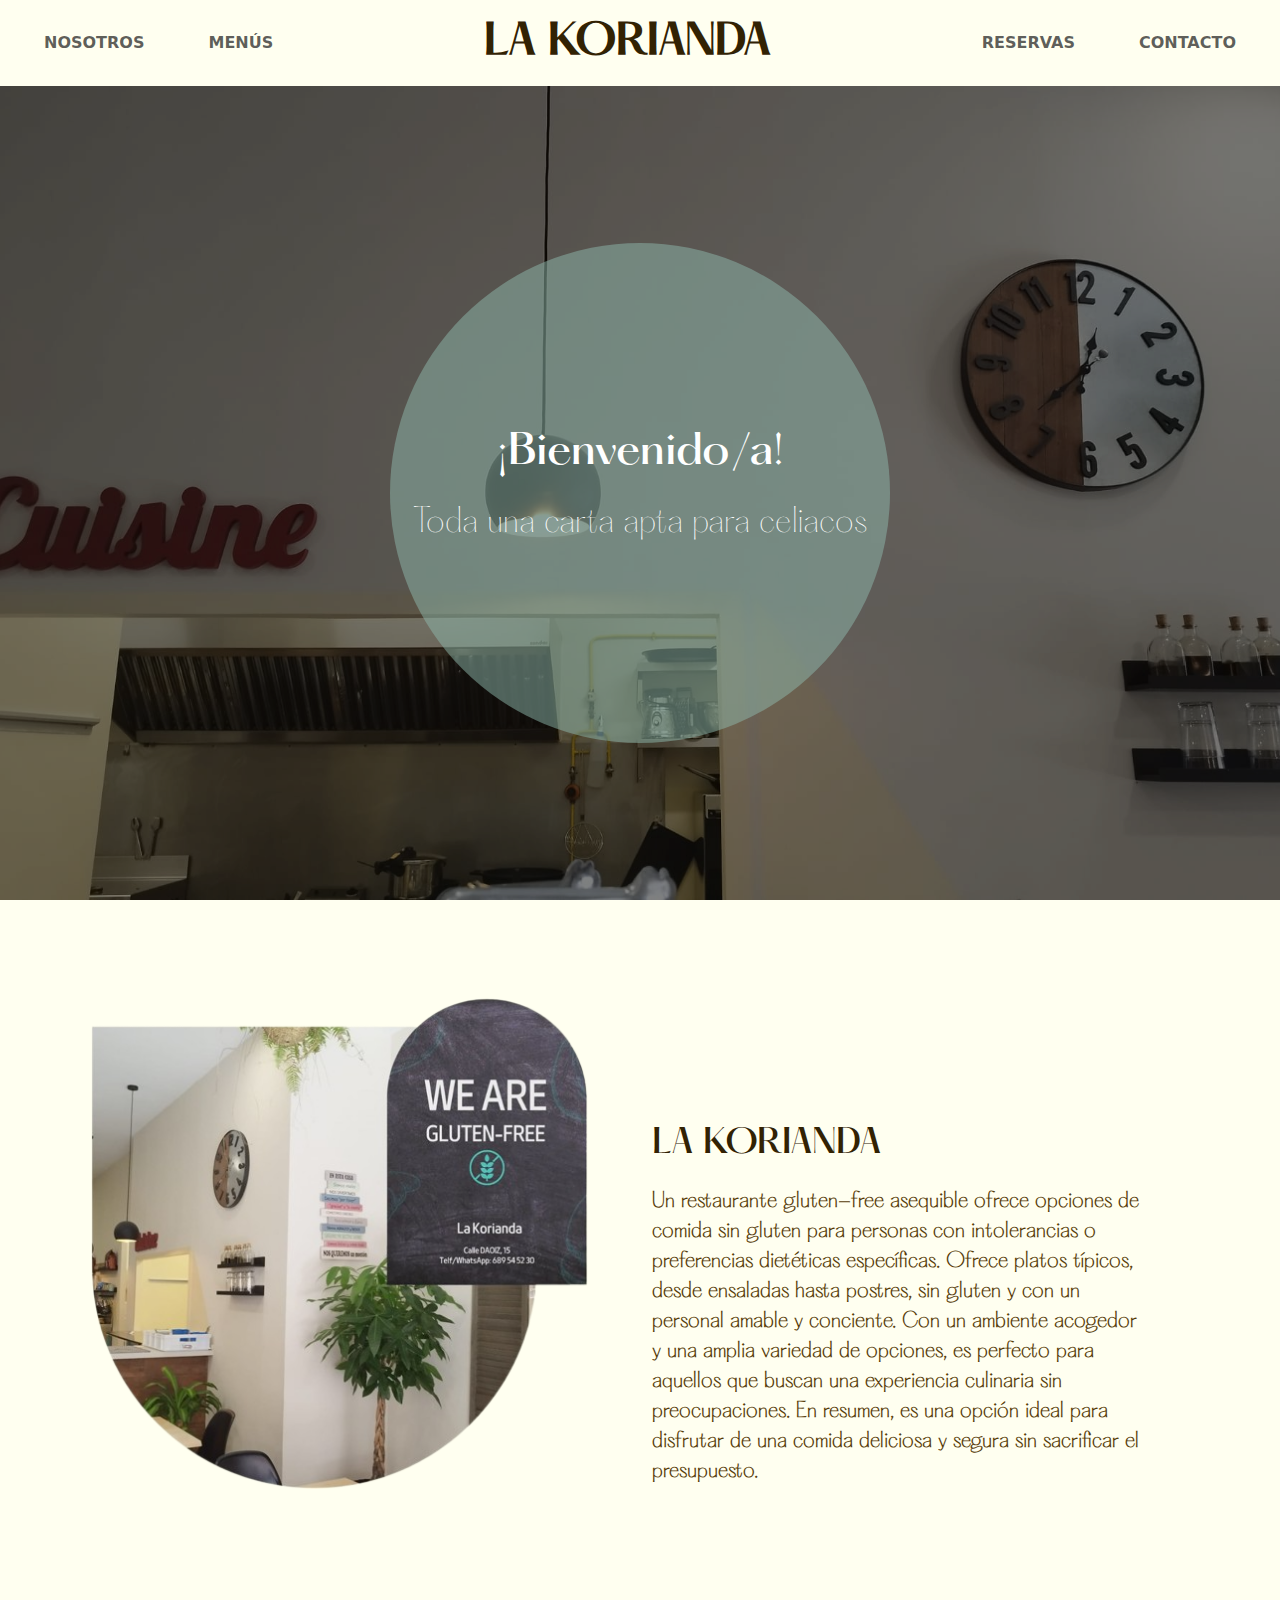
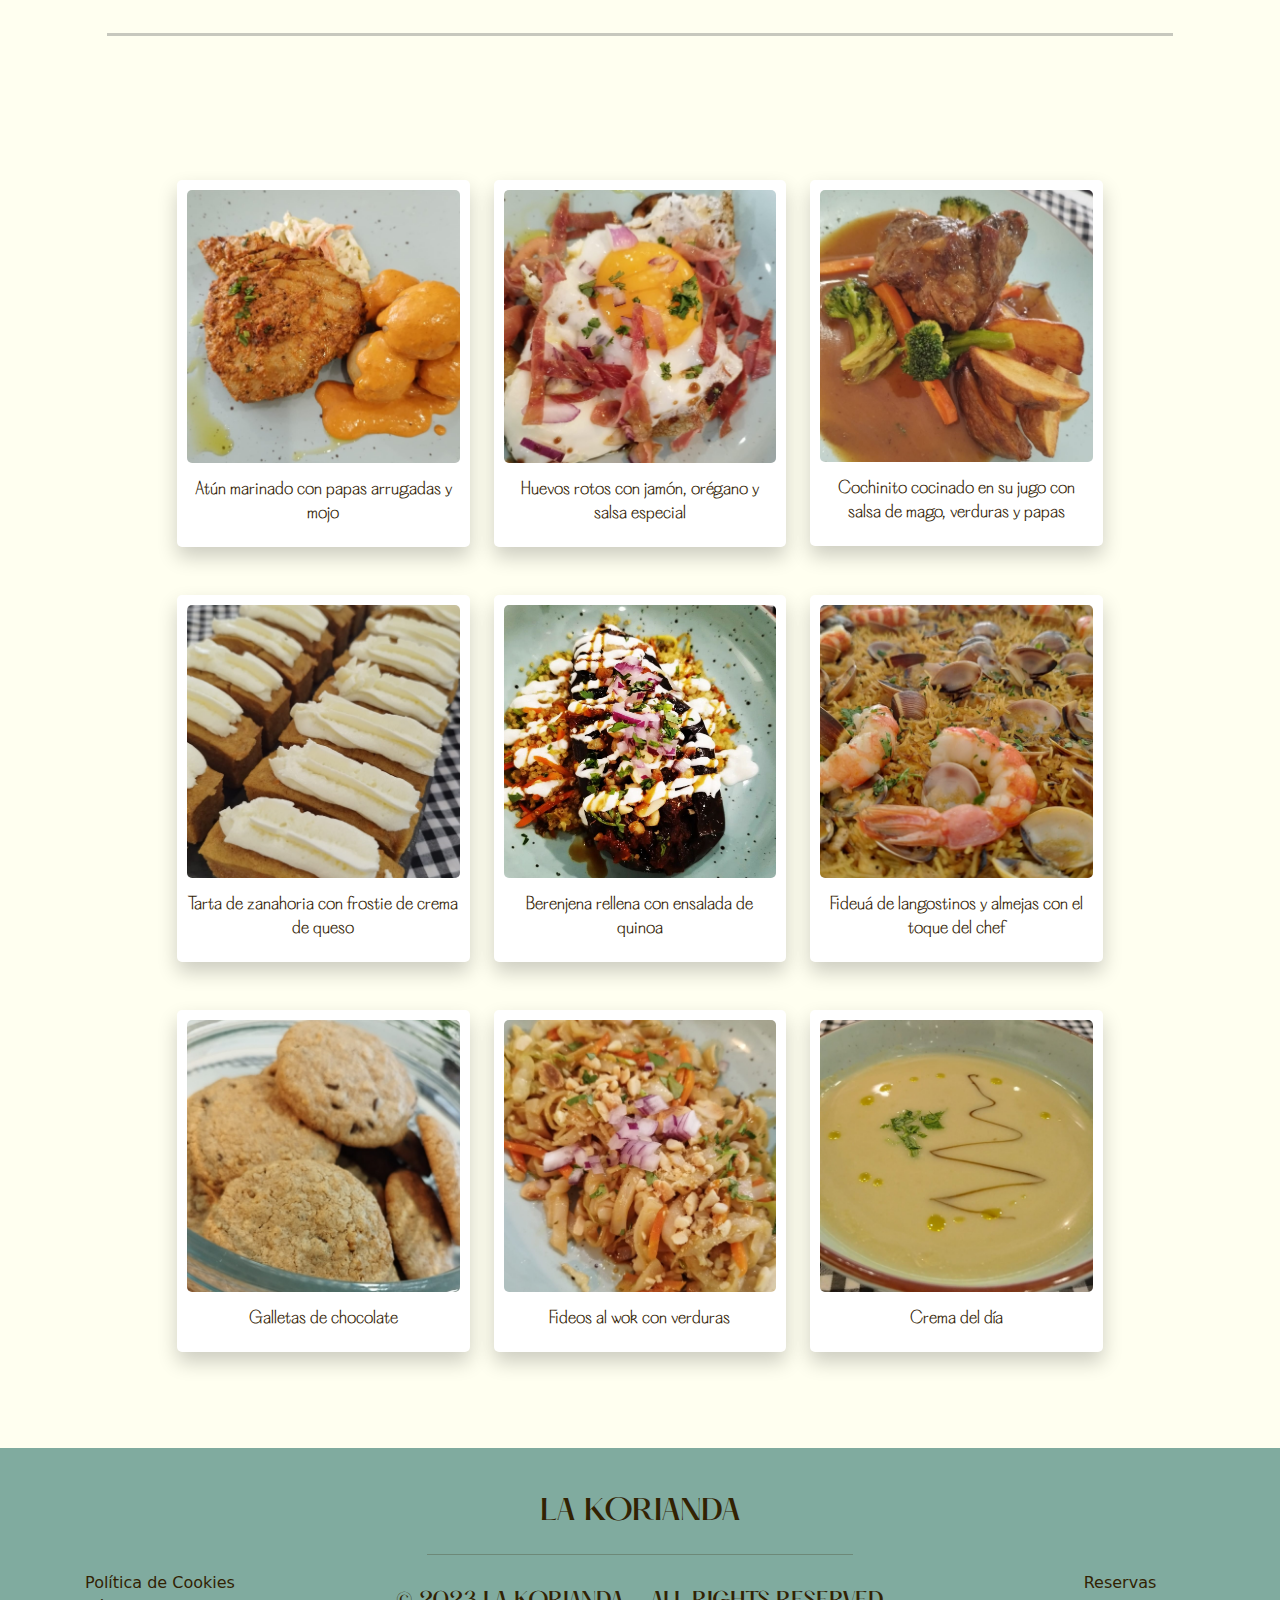
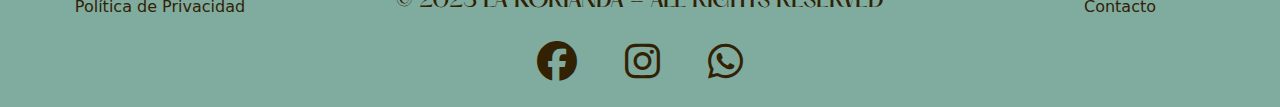
<file: web/index.html>
<!DOCTYPE html>
<html lang="en">
  <head>
    <meta charset="UTF-8" />
    <meta http-equiv="X-UA-Compatible" content="IE=edge" />
    <meta name="viewport" content="width=device-width, initial-scale=1.0" />
    <title>Inicio - La Korianda</title>
    <link rel="stylesheet" href="css/style.css" />
    <link rel="stylesheet" href="css/index.css" />
    <link rel="icon" type="image/png" href="images/favicon.png" />
    <link
      rel="alternate stylesheet"
      title="Alternative"
      href="css/alternative.css"
    />
  </head>
  <body class="bg-primary">
    <!-- Principal Menu -->
    <nav class="navbar navbar-expand menu_mobile">
      <div class="container-fluid">
        <a
          class="navbar-brand nav-link fs-1 font-primary m-0 menu_content"
          href="#"
        >
          LA KORIANDA
        </a>
        <p class="pe-2 c-pointer fs-1 h-color menu_content" id="openNav">
          &#9776;
        </p>
        <div id="myNav" class="overlay">
          <a href="javascript:void(0)" class="closebtn" id="closeNav">
            &times;
          </a>
          <div class="overlay-content">
            <a href="./index.html" class="text-primary">LA KORIANDA</a>
            <a href="./index.html#about_us">NOSOTROS</a>
            <a href="./menus.html">MENÚS</a>
            <a href="./reservas.html">RESERVAS</a>
            <a href="./contact.html">CONTACTO</a>
          </div>
        </div>
      </div>
    </nav>

    <nav class="navbar navbar-expand text-center menu_pc">
      <div class="container-fluid fw-bold">
        <ul class="navbar-nav">
          <li class="nav-item mx-4">
            <a class="nav-link" href="./index.html#about_us">NOSOTROS</a>
          </li>
          <li class="nav-item mx-4">
            <a class="nav-link" href="./menus.html">MENÚS</a>
          </li>
        </ul>
        <ul class="navbar-nav">
          <li class="nav-item m-0">
            <a
              class="navbar-brand nav-link fs-1 font-primary m-0 text-primary t-scale"
              href="./index.html"
            >
              LA KORIANDA
            </a>
          </li>
        </ul>
        <ul class="navbar-nav">
          <li class="nav-item mx-4">
            <a class="nav-link" href="./reservas.html">RESERVAS</a>
          </li>
          <li class="nav-item mx-4">
            <a class="nav-link" href="./contact.html">CONTACTO</a>
          </li>
        </ul>
      </div>
    </nav>

    <!-- Welcome -->
    <div
      class="d-flex justify-content-center align-items-center position-relative"
    >
      <img
        src="images/index/header.jpeg"
        alt="cabecera La Korianda"
        id="headImg"
      />
      <div
        id="textHeader"
        class="d-grid align-content-center text-center text-white position-absolute rounded-circle"
      >
        <p class="fs-1 font-primary">¡Bienvenido/a!</p>
        <p class="fs-2 font-secondary">Toda una carta apta para celiacos</p>
      </div>
    </div>

    <i class="fa-solid fa-circle-arrow-up fs-1" id="btnUp" title="Go to top"></i>

    <!-- About Us -->
    <div class="container-fluid my-5 p-5" id="about_us">
      <div class="row">
        <div
          class="mb-sm-5 col-sm-12 col-lg-6 d-flex align-items-center justify-content-center mb-auto mb-sm-0"
        >
          <img
            src="images/index/about_us.png"
            alt="sobre nosotros"
            width="95%"
            style="max-width: 500px"
            ;
          />
        </div>
        <div
          class="mt-sm-5 col-sm-12 col-lg-6 d-flex align-items-center justify-content-center pe-lg-5"
        >
          <div class="mt-5">
            <h2 class="font-primary text-primary">LA KORIANDA</h2>
            <p class="fs-5 mt-4 col-11 text-secondary font-secondary fw-bold">
              Un restaurante gluten-free asequible ofrece opciones de comida sin
              gluten para personas con intolerancias o preferencias dietéticas
              específicas. Ofrece platos típicos, desde ensaladas hasta postres,
              sin gluten y con un personal amable y conciente. Con un ambiente
              acogedor y una amplia variedad de opciones, es perfecto para
              aquellos que buscan una experiencia culinaria sin preocupaciones.
              En resumen, es una opción ideal para disfrutar de una comida
              deliciosa y segura sin sacrificar el presupuesto.
            </p>
          </div>
        </div>
      </div>
    </div>

    <hr class="border-3 col-sm-12 col-lg-10 mx-auto" />

    <!-- Gallery -->
    <div class="container-fluid py-5 my-5">
      <div class="d-flex justify-content-center">
        <div class="row px-5 col-10 text-primary font-secondary fw-bold">
          <div class="col-12 col-md-4 col-sm-6 mt-5">
            <div class="polaroid mx-auto">
              <img src="images/index/gallery/gallery1.jpeg" alt="atun marinado con papas arrugadas y mojo" />
              <div class="description">
                <p class="fs-20">Atún marinado con papas arrugadas y mojo</p>
              </div>
            </div>
          </div>
          <div class="col-12 col-md-4 col-sm-6 mt-5">
            <div class="polaroid mx-auto">
              <img src="images/index/gallery/gallery2.jpeg" alt="huevos rotos con jamon y salsa especial" />
              <div class="description">
                <p class="fs-20">Huevos rotos con jamón, orégano y salsa especial</p>
              </div>
            </div>
          </div>
          <div class="col-12 col-md-4 col-sm-6 mt-5">
            <div class="polaroid mx-auto">
              <img src="images/index/gallery/gallery3.jpeg" alt="cochinito cocinado en su jugo con salsa de mago, verduras y papas" />
              <div class="description">
                <p class="fs-20">Cochinito cocinado en su jugo con salsa de mago, verduras y papas</p>
              </div>
            </div>
          </div>
          <div class="col-12 col-md-4 col-sm-6 mt-5">
            <div class="polaroid mx-auto">
              <img src="images/index/gallery/gallery4.jpeg" alt="tarta de zanahoria con frostie de queso" />
              <div class="description">
                <p class="fs-20">Tarta de zanahoria con frostie de crema de queso</p>
              </div>
            </div>
          </div>
          <div class="col-12 col-md-4 col-sm-6 mt-5">
            <div class="polaroid mx-auto">
              <img src="images/index/gallery/gallery5.jpg" alt="berenjena rellena con ensalada de quinoa" />
              <div class="description">
                <p class="fs-20">Berenjena rellena con ensalada de quinoa</p>
              </div>
            </div>
          </div>
          <div class="col-12 col-md-4 col-sm-6 mt-5">
            <div class="polaroid mx-auto">
              <img src="images/index/gallery/gallery6.jpeg" alt="fideua de langostinos y almejas con el toque del chef" />
              <div class="description">
                <p class="fs-20">Fideuá de langostinos y almejas con el toque del chef</p>
              </div>
            </div>
          </div>
          <div class="col-12 col-md-4 col-sm-6 mt-5">
            <div class="polaroid mx-auto">
              <img src="images/index/gallery/gallery7.jpeg" alt="galletas de chocolate" />
              <div class="description">
                <p class="fs-20">Galletas de chocolate</p>
              </div>
            </div>
          </div>
          <div class="col-12 col-md-4 col-sm-6 mt-5">
            <div class="polaroid mx-auto">
              <img src="images/index/gallery/gallery8.jpeg" alt="fideos al wok con verduras" />
              <div class="description">
                <p class="fs-20">Fideos al wok con verduras</p>
              </div>
            </div>
          </div>
          <div class="col-12 col-md-4 col-sm-6 mt-5">
            <div class="polaroid mx-auto">
              <img src="images/index/gallery/gallery9.jpeg" alt="crema del dia" />
              <div class="description">
                <p class="fs-20">Crema del día</p>
              </div>
            </div>
          </div>
        </div>
      </div>
    </div>

    <!-- Footer -->
    <div class="bg-secondary text-primary">
      <div class="col-12 pt-5">
        <div class="d-flex justify-content-center">
          <h3 class="font-primary footer-element">LA KORIANDA</h3>
        </div>
      </div>
      <div class="d-flex justify-content-center">
        <hr class="line col-4" />
      </div>
      <div class="row m-0 p-0 text-center">
        <div class="links col-sm-12 order-sm-2 col-lg-3 order-lg-0">
          <a class="footer-element" href="">Política de Cookies</a>
          <br />
          <a class="footer-element" href="">Política de Privacidad</a>
        </div>
        <div class="rights col-sm-12 col-lg-6 order-sm-0 order-lg-1">
          <p class="mt-3 font-primary footer-element fs-5">
            © 2023 LA KORIANDA - ALL RIGHTS RESERVED
          </p>
        </div>
        <div class="links col-sm-12 order-sm-1 col-lg-3 order-lg-2">
          <a class="footer-element" href="">Reservas</a>
          <br />
          <a class="footer-element" href="">Contacto</a>
        </div>
      </div>
      <div class="col-12 pb-4 mt-sm-2 mt-sm-4 mt-lg-2">
        <div class="d-flex justify-content-center">
          <a  href="https://www.facebook.com/La-Korianda-102605378962438/" target="_blank"><i class="fa-brands footer-element fa-facebook mx-4 fs-1"></i></a>
          <a  href="https://www.instagram.com/lakorianda/" target="_blank"><i class="fa-brands footer-element fa-instagram mx-4 fs-1"></i></a>
          <a  href="https://wa.me/+34689545230" target="_blank"><i class="fa-brands footer-element fa-whatsapp mx-4 fs-1"></i></a>
        </div>
      </div>
    </div>

    <script src="js/bootstrap.js"></script>
    <script src="js/menu.js"></script>
    <script src="js/index.js"></script>
  </body>
</html>
</file>
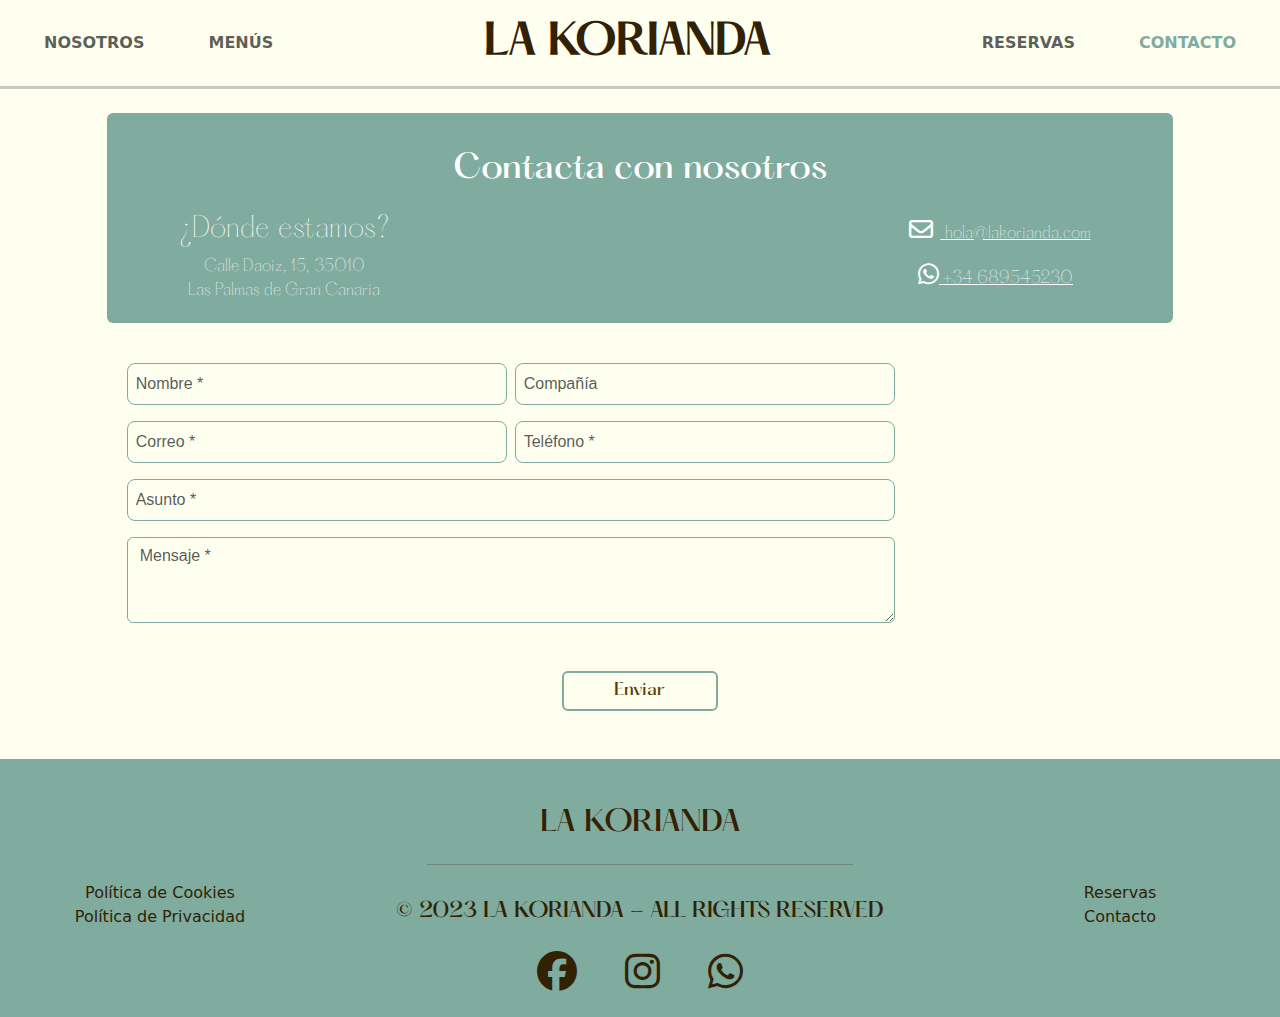
<file: web/contact.html>
<!DOCTYPE html>
<html lang="en">

<head>
  <meta charset="UTF-8" />
  <meta http-equiv="X-UA-Compatible" content="IE=edge" />
  <meta name="viewport" content="width=device-width, initial-scale=1.0" />
  <title>Contacto - La Korianda</title>
  <link rel="stylesheet" href="css/style.css" />
  <link rel="stylesheet" href="css/contact.css" />
  <link rel="icon" type="image/png" href="images/favicon.png" />
  <link
    rel="alternate stylesheet"
    title="Alternative"
    href="css/alternative.css"
  />
</head>

<body class="bg-primary">
  <!-- Principal Menu -->
  <nav class="navbar navbar-expand menu_mobile">
    <div class="container-fluid">
      <a class="navbar-brand nav-link fs-1 font-primary text-primary m-0 menu_content" href="./index.html">
        LA KORIANDA
      </a>
      <p class="pe-2 c-pointer fs-1 h-color menu_content text-primary" id="openNav">
        &#9776;
      </p>
      <div id="myNav" class="overlay">
        <a href="javascript:void(0)" class="closebtn" id="closeNav">
          &times;
        </a>
        <div class="overlay-content">
          <a href="./index.html">LA KORIANDA</a>
          <a href="./index.html#about_us">NOSOTROS</a>
          <a href="./menus.html">MENÚS</a>
          <a href="./reservas.html">RESERVAS</a>
          <a href="./contacto.html" class="text-primary">CONTACTO</a>
        </div>
      </div>
    </div>
  </nav>

  <nav class="navbar navbar-expand text-center menu_pc">
    <div class="container-fluid fw-bold">
      <ul class="navbar-nav">
        <li class="nav-item mx-4">
          <a class="nav-link" href="./index.html#about_us">NOSOTROS</a>
        </li>
        <li class="nav-item mx-4">
          <a class="nav-link" href="./menus.html">MENÚS</a>
        </li>
      </ul>
      <ul class="navbar-nav">
        <li class="nav-item m-0">
          <a class="navbar-brand nav-link fs-1 font-primary m-0 text-primary t-scale" href="./index.html">
            LA KORIANDA
          </a>
        </li>
      </ul>
      <ul class="navbar-nav">
        <li class="nav-item mx-4">
          <a class="nav-link" href="./reservas.html">RESERVAS</a>
        </li>
        <li class="nav-item mx-4">
          <a class="nav-link text-selected" href="#">CONTACTO</a>
        </li>
      </ul>
    </div>
  </nav>
  <hr class="mt-0 border-3" />


  <div class="container text-center my-4 py-1 bg-secondary text-white col-10 rounded">
    <div class="row py-4">
      <div class="col-12 mt-1">
        <p class="fs-2 font-primary">Contacta con nosotros</p>
      </div>
    </div>
    <div class="row d-flex justify-content-between font-secondary">
      <div class="col-12 col-sm-6 col-lg-4 ">
        <h3 id="cabecera" style="margin-top: -20px ">¿Dónde estamos?</h3>
        <p class="m-0">Calle Daoiz, 15, 35010</p>
        <p>Las Palmas de Gran Canaria</p>
      </div>
      <div class="col-12 col-sm-6 col-lg-4" id="contact" style="margin-top: -20px">
        <a class="formularios" href="mailto:hola@lakorianda.com" target="_blank">
          <p class="col-12"><i class="fa-regular fa-envelope fs-4 mx-2 my-1"></i> hola@lakorianda.com</p>
        </a>
        <div class="row">
          <a class="formularios" href="https://wa.me/+34689545230" target="_blank">
            <p class="col-12"><i class="fab fa-whatsapp fs-4"></i> +34 689545230</p>
          </a>
        </div>
      </div>
    </div>
  </div>

  <form id="form" action="javascript:void(0);">
    <div class="container mt-1 mb-5 col-10">
      <div class="row text-center">
        <div class="col-sm-12 col-lg-9">
          <div class="col-12 d-md-flex justify-content-between">
            <input id="nombre" type="text" class="form-control mb-3 mb-md-0 mr-md-3" required placeholder="Nombre *">
            <input id="compania" type="text" class="form-control mb-3 mb-md-0 ml-md-3" placeholder="Compañía">
          </div>
          <div class="col-12 d-md-flex justify-content-between">
            <input id="correo" type="email" class="form-control mb-3 mb-md-0 ml-md-3" required placeholder="Correo *">
            <input id="telefono" type="text" class="form-control mb-3 mb-md-0 mr-md-3" minlength="9" required placeholder="Teléfono *">
          </div>
          <div class="col-12 d-md-flex justify-content-between">
            <input id="asunto" type="text" class="form-control mb-3 mb-md-0 mr-md-3" required placeholder="Asunto *">
          </div>
          <div class="col-12 d-md-flex justify-content-between">
            <textarea id="mensaje" class="form-control" rows="3" required placeholder="Mensaje *"></textarea>
          </div>
        </div>
        <div class="col-md-12 col-sm-12-ml-4 d-flex justify-content-center col-lg-3 mt-3">
          <div id="mapa">
            <iframe
              src="https://www.google.com/maps/embed?pb=!1m18!1m12!1m3!1d516.9180411645309!2d-15.4399718380967!3d28.13257385314652!2m3!1f0!2f0!3f0!3m2!1i1024!2i768!4f13.1!3m3!1m2!1s0xc409575c186edd3%3A0xd00313cf08504c87!2sLa%20Korianda!5e0!3m2!1ses!2ses!4v1675775628942!5m2!1ses!2ses"
              allowfullscreen="" loading="lazy" referrerpolicy="no-referrer-when-downgrade">
            </iframe>
          </div>
        </div>
        <div id="divButton" class="col-12 text-center mt-5">
          <button type="submit" class="btn btn-primary btn-block text-wrap btn-min-width">Enviar</button>
        </div>
      </div>
    </div>
  </form>
  <dialog id="modal" class="col-6 rounded text-primary bg-primary border-primary">
    <div class="mb-3 d-flex justify-content-end">
      <button id="cerrar" title="cerrar" class="btn btn-secondary btn-sm">
        <i class="bi bi-x-lg"></i>
      </button>
    </div>
    <p class="fs-5 font-primary text-primary text-center">
      Mensaje enviado correctamente
    </p>
  </dialog>


  <!-- Footer -->
  <div class="bg-secondary text-primary">
    <div class="col-12 pt-5">
      <div class="d-flex justify-content-center">
        <h3 class="font-primary footer-element">LA KORIANDA</h3>
      </div>
    </div>
    <div class="d-flex justify-content-center">
      <hr class="line col-4" />
    </div>
    <div class="row m-0 p-0 text-center">
      <div class="links col-sm-12 order-sm-2 col-lg-3 order-lg-0">
        <a class="footer-element" href="">Política de Cookies</a>
        <br />
        <a class="footer-element" href="">Política de Privacidad</a>
      </div>
      <div class="rights col-sm-12 col-lg-6 order-sm-0 order-lg-1">
        <p class="mt-3 font-primary footer-element fs-5">
          © 2023 LA KORIANDA - ALL RIGHTS RESERVED
        </p>
      </div>
      <div class="links col-sm-12 order-sm-1 col-lg-3 order-lg-2">
        <a class="footer-element" href="">Reservas</a>
        <br />
        <a class="footer-element" href="">Contacto</a>
      </div>
    </div>
    <div class="col-12 pb-4 mt-sm-2 mt-sm-4 mt-lg-2">
      <div class="d-flex justify-content-center">
        <a href="https://www.facebook.com/La-Korianda-102605378962438/" target="_blank"><i
            class="fa-brands footer-element fa-facebook mx-4 fs-1"></i></a>
        <a href="https://www.instagram.com/lakorianda/" target="_blank"><i
            class="fa-brands footer-element fa-instagram mx-4 fs-1"></i></a>
        <a href="https://wa.me/+34689545230" target="_blank"><i
            class="fa-brands footer-element fa-whatsapp mx-4 fs-1"></i></a>
      </div>
    </div>
  </div>

  <script src="js/bootstrap.js"></script>
  <script src="js/menu.js"></script>
  <script src="js/funciones.js"></script>
  <script src="js/contact.js"></script>
</body>

</html>
</file>
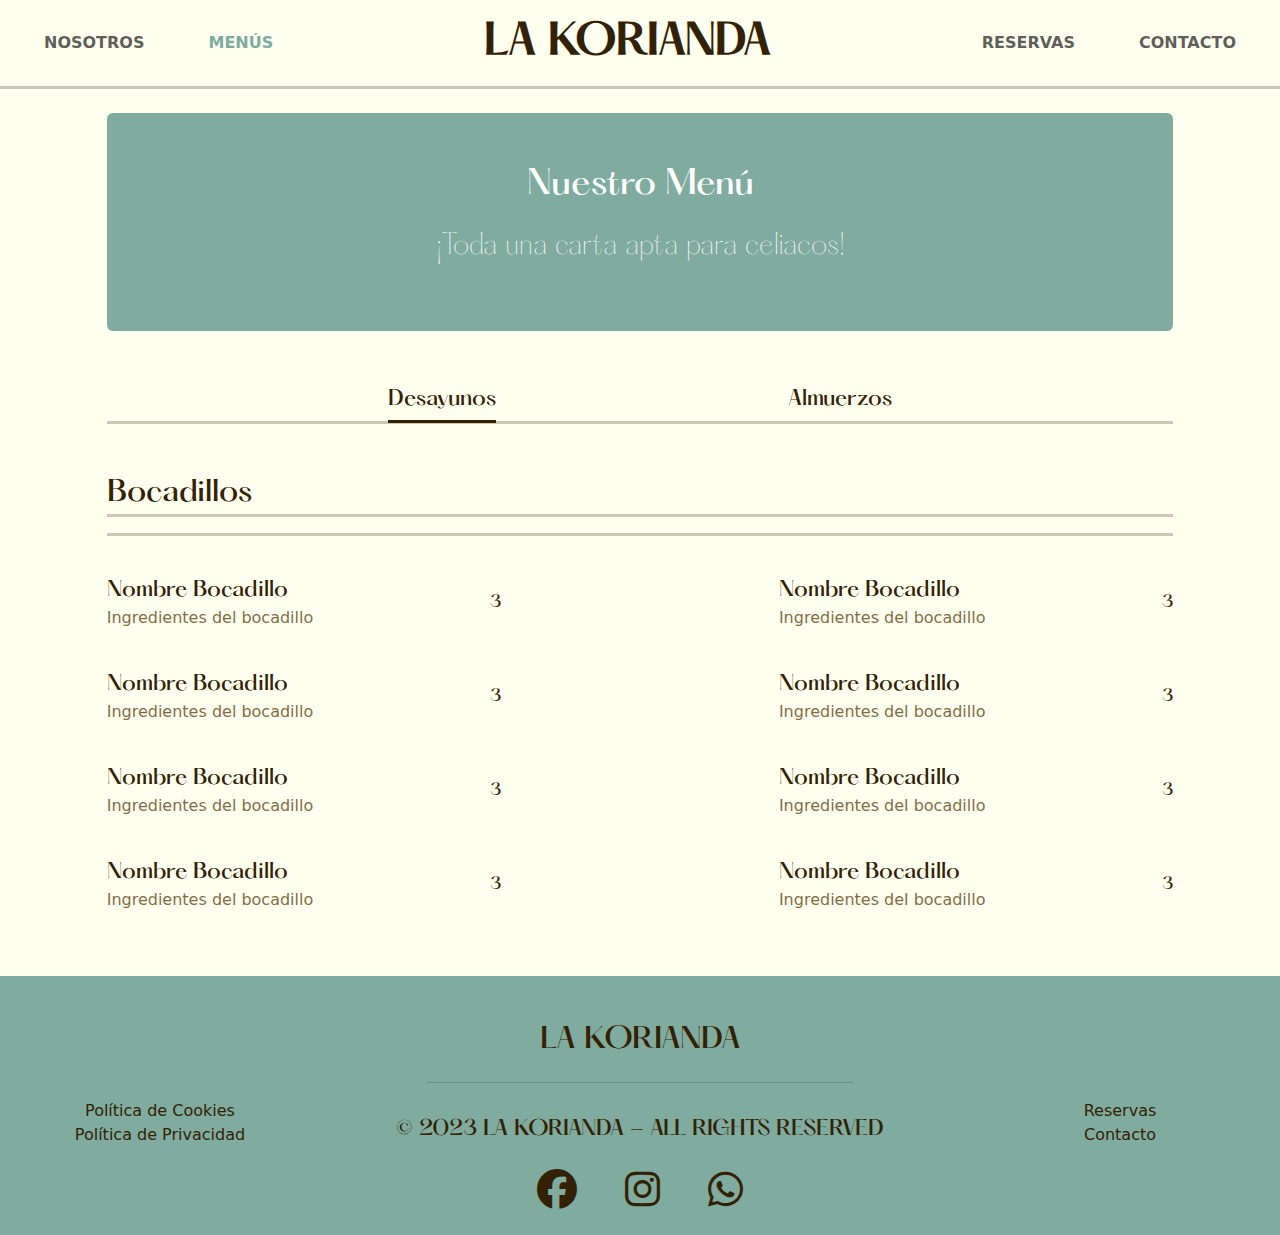
<file: web/menus.html>
<!DOCTYPE html>
<html lang="en">
  <head>
    <meta charset="UTF-8" />
    <meta http-equiv="X-UA-Compatible" content="IE=edge" />
    <meta name="viewport" content="width=device-width, initial-scale=1.0" />
    <title>Menús - La Korianda</title>
    <link rel="stylesheet" href="css/style.css" />
    <link rel="stylesheet" href="css/menus_page.css" />
    <link rel="icon" type="image/png" href="images/favicon.png" />
    <link
      rel="alternate stylesheet"
      title="Alternative"
      href="css/alternative.css"
    />
  </head>
  <body class="bg-primary">
    <!-- Principal Menu -->
    <nav class="navbar navbar-expand menu_mobile">
      <div class="container-fluid">
        <a
          class="navbar-brand nav-link fs-1 font-primary m-0 menu_content"
          href="./index.html"
        >
          LA KORIANDA
        </a>
        <p class="pe-2 c-pointer fs-1 h-color menu_content" id="openNav">
          &#9776;
        </p>
        <div id="myNav" class="overlay">
          <a href="javascript:void(0)" class="closebtn" id="closeNav">
            &times;
          </a>
          <div class="overlay-content">
            <a href="./index.html">LA KORIANDA</a>
            <a href="./index.html#about_us">NOSOTROS</a>
            <a href="./menus.html" class="text-primary">MENÚS</a>
            <a href="./reservas.html">RESERVAS</a>
            <a href="./contact.html">CONTACTO</a>
          </div>
        </div>
      </div>
    </nav>

    <nav class="navbar navbar-expand text-center menu_pc">
      <div class="container-fluid fw-bold">
        <ul class="navbar-nav">
          <li class="nav-item mx-4">
            <a class="nav-link" href="./index.html#about_us">NOSOTROS</a>
          </li>
          <li class="nav-item mx-4">
            <a class="nav-link text-selected" href="./menus.html">MENÚS</a>
          </li>
        </ul>
        <ul class="navbar-nav">
          <li class="nav-item m-0">
            <a
              class="navbar-brand nav-link fs-1 font-primary m-0 text-primary t-scale"
              href="./index.html"
            >
              LA KORIANDA
            </a>
          </li>
        </ul>
        <ul class="navbar-nav">
          <li class="nav-item mx-4">
            <a class="nav-link" href="./reservas.html">RESERVAS</a>
          </li>
          <li class="nav-item mx-4">
            <a class="nav-link" href="./contact.html">CONTACTO</a>
          </li>
        </ul>
      </div>
    </nav>
    <hr class="mt-0 border-3" />

    <div class="my-4 py-5 bg-secondary text-white col-10 rounded mx-auto">
      <p class="fs-2 text-center font-primary">Nuestro Menú</p>
      <p class="fs-3 text-center font-secondary">
        ¡Toda una carta apta para celiacos!
      </p>
    </div>

    <div class="mt-5 col-10 mx-auto">
      <!-- Tab links -->
      <div id="tabs" class="d-flex justify-content-evenly mt-5 font-primary">
        <button id="Desayunos" class="btn tablinks border-0 fs-5">
          <span class="text-primary">Desayunos</span>
        </button>
        <button id="Almuerzos" class="btn tablinks border-0 fs-5">
          <span class="text-primary">Almuerzos</span>
        </button>
      </div>
      <hr class="text-primary mt-0 pt-0 border-3" />

      <!-- Tab content -->
      <div id="showDesayunos" class="text-primary tabcontent mb-5">
        <p class="m-0 p-0 mt-5 fs-3 font-primary">Bocadillos</p>
        <hr class="mt-0 pt-0 border-3" />
        <hr class="mt-0 pt-0 border-3" />

        <div class="row d-lg-flex justify-content-lg-between">
          <div class="col-sm-12 col-lg-5 me-lg-5 pe-lg-5">
            <div class="mt-4 d-flex justify-content-between align-items-center">
              <div>
                <p class="fs-5 m-0 font-primary">Nombre Bocadillo</p>
                <p class="text-secondary opacity-75">
                  Ingredientes del bocadillo
                </p>
              </div>
              <p class="font-primary">3</p>
            </div>
            <div class="mt-4 d-flex justify-content-between align-items-center">
              <div>
                <p class="fs-5 m-0 font-primary">Nombre Bocadillo</p>
                <p class="text-secondary opacity-75">
                  Ingredientes del bocadillo
                </p>
              </div>
              <p class="font-primary">3</p>
            </div>
            <div class="mt-4 d-flex justify-content-between align-items-center">
              <div>
                <p class="fs-5 m-0 font-primary">Nombre Bocadillo</p>
                <p class="text-secondary opacity-75">
                  Ingredientes del bocadillo
                </p>
              </div>
              <p class="font-primary">3</p>
            </div>
            <div class="mt-4 d-flex justify-content-between align-items-center">
              <div>
                <p class="fs-5 m-0 font-primary">Nombre Bocadillo</p>
                <p class="text-secondary opacity-75">
                  Ingredientes del bocadillo
                </p>
              </div>
              <p class="font-primary">3</p>
            </div>
          </div>

          <div class="col-sm-12 col-lg-5 ms-lg-5 ps-lg-5">
            <div class="mt-4 d-flex justify-content-between align-items-center">
              <div>
                <p class="fs-5 m-0 font-primary">Nombre Bocadillo</p>
                <p class="text-secondary opacity-75">
                  Ingredientes del bocadillo
                </p>
              </div>
              <p class="font-primary">3</p>
            </div>
            <div class="mt-4 d-flex justify-content-between align-items-center">
              <div>
                <p class="fs-5 m-0 font-primary">Nombre Bocadillo</p>
                <p class="text-secondary opacity-75">
                  Ingredientes del bocadillo
                </p>
              </div>
              <p class="font-primary">3</p>
            </div>
            <div class="mt-4 d-flex justify-content-between align-items-center">
              <div>
                <p class="fs-5 m-0 font-primary">Nombre Bocadillo</p>
                <p class="text-secondary opacity-75">
                  Ingredientes del bocadillo
                </p>
              </div>
              <p class="font-primary">3</p>
            </div>
            <div class="mt-4 d-flex justify-content-between align-items-center">
              <div>
                <p class="fs-5 m-0 font-primary">Nombre Bocadillo</p>
                <p class="text-secondary opacity-75">
                  Ingredientes del bocadillo
                </p>
              </div>
              <p class="font-primary">3</p>
            </div>
          </div>
        </div>
      </div>

      <div id="showAlmuerzos" class="text-primary tabcontent mb-5">
        <p class="m-0 p-0 mt-5 fs-3 font-primary">Platos Combinados</p>
        <hr class="mt-0 pt-0 border-3" />
        <hr class="mt-0 pt-0 border-3" />
        <div class="row d-lg-flex justify-content-lg-between">
          <div class="col-sm-12 col-lg-5 me-lg-5 pe-lg-5">
            <div class="mt-4 d-flex justify-content-between align-items-center">
              <div>
                <p class="fs-5 m-0 font-primary">Nombre Plato</p>
                <p class="text-secondary opacity-75">Ingredientes del plato</p>
              </div>
              <p class="font-primary">12</p>
            </div>
            <div class="mt-4 d-flex justify-content-between align-items-center">
              <div>
                <p class="fs-5 m-0 font-primary">Nombre Plato</p>
                <p class="text-secondary opacity-75">Ingredientes del plato</p>
              </div>
              <p class="font-primary">12</p>
            </div>
            <div class="mt-4 d-flex justify-content-between align-items-center">
              <div>
                <p class="fs-5 m-0 font-primary">Nombre Plato</p>
                <p class="text-secondary opacity-75">Ingredientes del plato</p>
              </div>
              <p class="font-primary">12</p>
            </div>
            <div class="mt-4 d-flex justify-content-between align-items-center">
              <div>
                <p class="fs-5 m-0 font-primary">Nombre Plato</p>
                <p class="text-secondary opacity-75">Ingredientes del plato</p>
              </div>
              <p class="font-primary">12</p>
            </div>
          </div>

          <div class="col-sm-12 col-lg-5 ms-lg-5 ps-lg-5">
            <div class="mt-4 d-flex justify-content-between align-items-center">
              <div>
                <p class="fs-5 m-0 font-primary">Nombre Plato</p>
                <p class="text-secondary opacity-75">Ingredientes del plato</p>
              </div>
              <p class="font-primary">12</p>
            </div>
            <div class="mt-4 d-flex justify-content-between align-items-center">
              <div>
                <p class="fs-5 m-0 font-primary">Nombre Plato</p>
                <p class="text-secondary opacity-75">Ingredientes del plato</p>
              </div>
              <p class="font-primary">12</p>
            </div>
            <div class="mt-4 d-flex justify-content-between align-items-center">
              <div>
                <p class="fs-5 m-0 font-primary">Nombre Plato</p>
                <p class="text-secondary opacity-75">Ingredientes del plato</p>
              </div>
              <p class="font-primary">12</p>
            </div>
            <div class="mt-4 d-flex justify-content-between align-items-center">
              <div>
                <p class="fs-5 m-0 font-primary">Nombre Plato</p>
                <p class="text-secondary opacity-75">Ingredientes del plato</p>
              </div>
              <p class="font-primary">12</p>
            </div>
          </div>
        </div>
      </div>
    </div>

    <!-- Footer -->
    <div class="bg-secondary text-primary">
      <div class="col-12 pt-5">
        <div class="d-flex justify-content-center">
          <h3 class="font-primary footer-element">LA KORIANDA</h3>
        </div>
      </div>
      <div class="d-flex justify-content-center">
        <hr class="line col-4" />
      </div>
      <div class="row m-0 p-0 text-center">
        <div class="links col-sm-12 order-sm-2 col-lg-3 order-lg-0">
          <a class="footer-element" href="">Política de Cookies</a>
          <br />
          <a class="footer-element" href="">Política de Privacidad</a>
        </div>
        <div class="rights col-sm-12 col-lg-6 order-sm-0 order-lg-1">
          <p class="mt-3 font-primary footer-element fs-5">
            © 2023 LA KORIANDA - ALL RIGHTS RESERVED
          </p>
        </div>
        <div class="links col-sm-12 order-sm-1 col-lg-3 order-lg-2">
          <a class="footer-element" href="">Reservas</a>
          <br />
          <a class="footer-element" href="">Contacto</a>
        </div>
      </div>
      <div class="col-12 pb-4 mt-sm-2 mt-sm-4 mt-lg-2">
        <div class="d-flex justify-content-center">
          <a  href="https://www.facebook.com/La-Korianda-102605378962438/" target="_blank"><i class="fa-brands footer-element fa-facebook mx-4 fs-1"></i></a>
          <a  href="https://www.instagram.com/lakorianda/" target="_blank"><i class="fa-brands footer-element fa-instagram mx-4 fs-1"></i></a>
          <a  href="https://wa.me/+34689545230" target="_blank"><i class="fa-brands footer-element fa-whatsapp mx-4 fs-1"></i></a>
        </div>
      </div>
    </div>

    <script src="js/bootstrap.js"></script>
    <script src="js/menu.js"></script>
    <script src="js/menus_page.js"></script>
  </body>
</html>
</file>
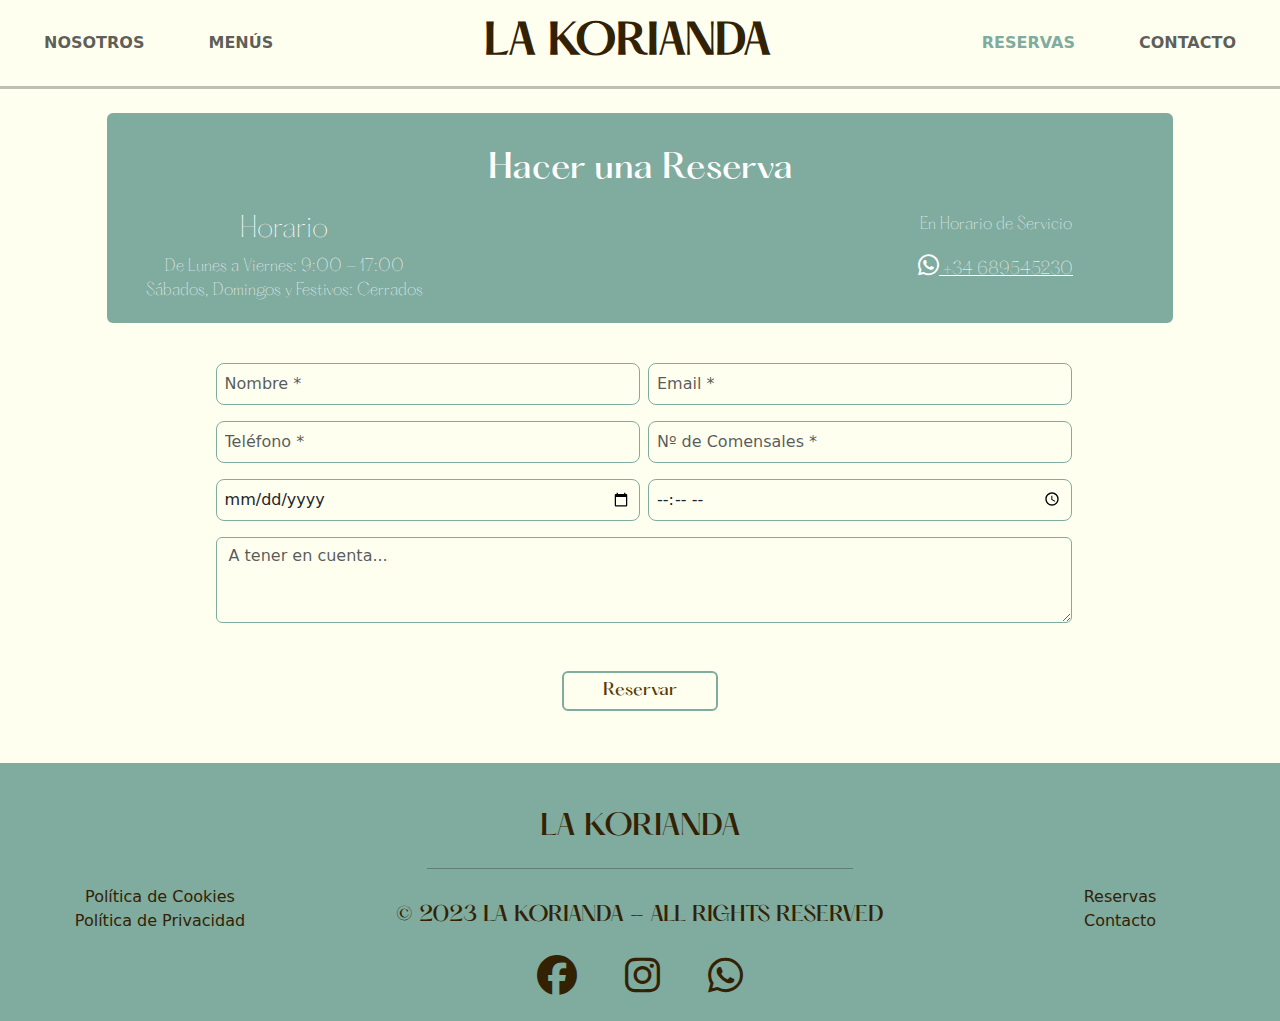
<file: web/reservas.html>
<!DOCTYPE html>
<html lang="en">

<head>
  <meta charset="UTF-8" />
  <meta http-equiv="X-UA-Compatible" content="IE=edge" />
  <meta name="viewport" content="width=device-width, initial-scale=1.0" />
  <title>Reservas - La Korianda</title>
  <link rel="stylesheet" href="css/style.css" />
  <link rel="stylesheet" href="css/reservas.css" />
  <link rel="icon" type="image/png" href="images/favicon.png" />
  <link
    rel="alternate stylesheet"
    title="Alternative"
    href="css/alternative.css"
  />
</head>

<body class="bg-primary">
  <!-- Principal Menu -->
  <nav class="navbar navbar-expand menu_mobile">
    <div class="container-fluid">
      <a class="navbar-brand nav-link fs-1 font-primary text-primary m-0 menu_content" href="./index.html">
        LA KORIANDA
      </a>
      <p class="pe-2 c-pointer fs-1 h-color menu_content text-primary" id="openNav">
        &#9776;
      </p>
      <div id="myNav" class="overlay">
        <a href="javascript:void(0)" class="closebtn" id="closeNav">
          &times;
        </a>
        <div class="overlay-content">
          <a href="./index.html">LA KORIANDA</a>
          <a href="./index.html#about_us">NOSOTROS</a>
          <a href="./menus.html">MENÚS</a>
          <a href="./reservas.html" class="text-primary">RESERVAS</a>
          <a href="./contact.html">CONTACTO</a>
        </div>
      </div>
    </div>
  </nav>

  <nav class="navbar navbar-expand text-center menu_pc">
    <div class="container-fluid fw-bold">
      <ul class="navbar-nav">
        <li class="nav-item mx-4">
          <a class="nav-link" href="./index.html#about_us">NOSOTROS</a>
        </li>
        <li class="nav-item mx-4">
          <a class="nav-link" href="./menus.html">MENÚS</a>
        </li>
      </ul>
      <ul class="navbar-nav">
        <li class="nav-item m-0">
          <a class="navbar-brand nav-link fs-1 font-primary m-0 text-primary t-scale" href="./index.html">
            LA KORIANDA
          </a>
        </li>
      </ul>
      <ul class="navbar-nav">
        <li class="nav-item mx-4">
          <a class="nav-link text-selected" href="./reservas.html">RESERVAS</a>
        </li>
        <li class="nav-item mx-4">
          <a class="nav-link" href="./contact.html">CONTACTO</a>
        </li>
      </ul>
    </div>
  </nav>
  <hr class="mt-0 border-3" />

  <div class="container text-center my-4 py-1 bg-secondary text-white col-10 rounded">
    <div class="row py-4">
      <div class="col-12 mt-1">
        <p class="fs-2 font-primary">Hacer una Reserva</p>
      </div>
    </div>
    <div class="row justify-content-between">
      <div class="col-12 col-sm-6 col-lg-4 font-secondary ">
        <h3 id="cabecera" style="margin-top: -20px">Horario</h3>
        <p class="m-0">De Lunes a Viernes: 9:00 - 17:00</p>
        <p>Sábados, Domingos y Festivos: Cerrados</p>
      </div>
      <div class="col-12 col-sm-6 col-lg-4 font-secondary" style="margin-top: -20px">
        <p>En Horario de Servicio</p>
        <div class="row">
          <a class="formularios" href="https://wa.me/+34689545230" target="_blank">
            <p class="col-12"><i class="fab fa-whatsapp fs-4"></i> +34 689545230</p>
          </a>
        </div>
      </div>
    </div>
  </div>

  <form id="form" action="javascript:void(0);">
    <div class="container mt-4 mb-1 col-10">
      <div class="row justify-content-center text-center">
        <div class="col-12 col-md-10  text-secondary">
          <div class="col-12 d-md-flex justify-content-center">
            <input id="nombre" type="text" class="form-control" placeholder="Nombre *" required>
            <input id="email" type="email" class="form-control " placeholder="Email *" required>
          </div>
          <div class="col-12 d-md-flex justify-content-center">
            <input id="telefono" type="text" class="form-control" minlength="9" placeholder="Teléfono *" required>
            <input id="comensales" type="number" class="form-control" min="2" max="10" placeholder="Nº de Comensales *" required>
          </div>
          <div class="col-12 d-md-flex justify-content-center">
            <input id="fecha" type="date" class="form-control" placeholder="Fecha *" required>
            <input id="hora" type="time" class="form-control" placeholder="Hora *" required>
          </div>
          <div class="col-12 d-md-flex justify-content-center">
            <textarea id="texto" class="form-control" rows="3" placeholder="A tener en cuenta..."></textarea>
          </div>
        </div>
        <div class="col-12 text-center mt-5">
          <button type="submit" class="btn btn-primary btn-block text-wrap mb-5 btn-min-width">Reservar</button>
        </div>
      </div>
    </div>
  </form>
  <dialog id="modal" class="col-6 rounded text-primary bg-primary border-primary">
    <div class="mb-3 d-flex justify-content-end">
      <button id="cerrar" title="cerrar" class="btn btn-secondary btn-sm">
        <i class="bi bi-x-lg"></i>
      </button>
    </div>
    <p class="fs-5 font-primary text-primary text-center">
      Reserva realizada correctamente
    </p>
  </dialog>


  <!-- Footer -->
  <div class="bg-secondary text-primary">
    <div class="col-12 pt-5">
      <div class="d-flex justify-content-center">
        <h3 class="font-primary footer-element">LA KORIANDA</h3>
      </div>
    </div>
    <div class="d-flex justify-content-center">
      <hr class="line col-4" />
    </div>
    <div class="row m-0 p-0 text-center">
      <div class="links col-sm-12 order-sm-2 col-lg-3 order-lg-0">
        <a class="footer-element" href="">Política de Cookies</a>
        <br />
        <a class="footer-element" href="">Política de Privacidad</a>
      </div>
      <div class="rights col-sm-12 col-lg-6 order-sm-0 order-lg-1">
        <p class="mt-3 font-primary footer-element fs-5">
          © 2023 LA KORIANDA - ALL RIGHTS RESERVED
        </p>
      </div>
      <div class="links col-sm-12 order-sm-1 col-lg-3 order-lg-2">
        <a class="footer-element" href="">Reservas</a>
        <br />
        <a class="footer-element" href="">Contacto</a>
      </div>
    </div>
    <div class="col-12 pb-4 mt-sm-2 mt-sm-4 mt-lg-2">
      <div class="d-flex justify-content-center">
        <a href="https://www.facebook.com/La-Korianda-102605378962438/" target="_blank"><i
            class="fa-brands footer-element fa-facebook mx-4 fs-1"></i></a>
        <a href="https://www.instagram.com/lakorianda/" target="_blank"><i
            class="fa-brands footer-element fa-instagram mx-4 fs-1"></i></a>
        <a href="https://wa.me/+34689545230" target="_blank"><i
            class="fa-brands footer-element fa-whatsapp mx-4 fs-1"></i></a>
      </div>
    </div>
  </div>

  <script src="js/bootstrap.js"></script>
  <script src="js/menu.js"></script>
  <script src="js/funciones.js"></script>
  <script src="js/reservas.js"></script>
</body>
</file>
<file: web/css/index.css>
#headImg {
  filter: brightness(50%);
  height: calc(100vh - 65px);
  width: 100%;
  object-fit: cover;
}

#textHeader {
  width: 75vw;
  height: 75vw;
  max-width: 500px;
  max-height: 500px;
  border-radius: 50%;
  background-color: #90bbae7e;
}

#btnUp {
  display: none;
  position: fixed;
  bottom: 20px;
  right: 5px;
  z-index: 99;
  outline: none;
  color: #322203;
  cursor: pointer;
  padding: 15px;
  border-radius: 50%;
  transition: all 0.2s ease-in-out;
  transform: scale(0);
}

#btnUp.show {
  display: block;
  transform: scale(1);
}


div.polaroid {
  width: 100%;
  max-width: 300px;
  background-color: #ffffff;
  box-shadow: 0 10px 20px 0 rgba(0, 0, 0, 0.2);
  margin-bottom: 10px;
  border-radius: 5px;
}

div.description {
  text-align: center;
  padding-top: 15px;
  padding-bottom: 5px;
}

div.polaroid {
  flex-basis: 33%;
  list-style: none;
  padding: 0px 10px;
  margin: 0px 10px;
}

div.polaroid img {
  object-fit: cover;
  max-width: 100%;
  height: auto;
  vertical-align: middle;
  margin-top: 10px;
  border-radius: 5px;
}

.polaroid {
  transition: transform 0.5s;
}

.polaroid:hover {
  transform: scale(1.04);
}

@media only screen and (min-width: 992px) {
  #headImg {
    height: calc(100vh - 86.5px) !important;
  }

  #btnUp {
    right: 30px;
  }
}

@media only screen and (min-width: 768px) {
  #headImg {
    height: calc(100vh - 75px);
  }

  #btnUp {
    right: 10px;
  }
}
</file>
<file: web/css/alternative.css>
@media print {
  .menu,
  .footer {
    display: none;
  }
}

@media speech {
  .menu,
  .footer {
    display: none;
  }
}

* {
  font-family: Consolas !important;
  color: #000000 !important;
}

a:hover,
.h-color:hover,
.footer-element:hover {
  color: #000000 !important;
}

.font-primary {
  font-family: Consolas !important;
}

.font-secondary {
  font-family: Consolas !important;
}

i {
  font-family: "Font Awesome 6 Brands" !important;
}

#btnUp {
  font-family: "Font Awesome 6 Free" !important;
}

.polaroid:hover,
.t-scale:hover {
  transform: none;
}

::-moz-selection {
  color: #000000;
  background: #80ab9f;
}

::selection {
  color: #000000;
  background: #80ab9f;
}
</file>
<file: web/css/contact.css>
.formularios{
  color:  #ffffff !important;
  text-decoration: underline !important;
}

.formularios:hover {
  color: #573C09 !important;
}

input[type="text"],
input[type="email"],
textarea {
  font-family: Arial, Helvetica, sans-serif;
  background-color: #FFFFF0 !important;
  border: 1px solid #80AB9F !important;
  border-radius: 8px;
  padding: 0.5rem;
  width: 100% !important;
  border: none;
  margin-top: 1rem;
  margin-left: 0.5em !important;
}

input[type="text"]:focus,
input[type="email"]:focus,
textarea:focus {
  background-color: #FFFFF0 !important;
  border: 1px solid #999;
  outline: none;
}

button {
  font-family: Hatton !important;
  color: #573C09 !important;
  background-color: #FFFFF0 !important;
  text-align: center;
  width: 15% !important;
  border: 2px solid #80AB9F !important;
}

button:hover {
  background-color: #80AB9F   !important;
  color: #FFFFF0!important;
  transition: all 0.3s ease-in-out;
}

.btn-min-width {
  min-width: 100px;
}

iframe {
  border: 0;
  width: 100%;
  height: 100%;
}

@media only screen and (max-width: 426px) {
  #mapa{
    width: 90%;
  }
}
</file>
<file: web/css/menus_page.css>
.seleccionado {
  padding-bottom: 9px !important;
  border-bottom: solid 3px #322203 !important;
  animation: aparecer 0.5s ease-in-out;
}

.tabcontent {
  display: none;
}

#showDesayunos {
  animation: aparecer-izquierda 0.3s ease-in-out;
}

#showAlmuerzos {
  animation: aparecer-derecha 0.3s ease-in-out;
}

@keyframes aparecer {
  0% {
    opacity: 0;
  }

  100% {
    opacity: 1;
  }
}

@keyframes aparecer-derecha {
  0% {
    opacity: 0;
    transform: translateX(50%);
  }

  100% {
    opacity: 1;
    transform: translateX(0);
  }
}

@keyframes aparecer-izquierda {
  0% {
    opacity: 0;
    transform: translateX(-50%);
  }

  100% {
    opacity: 1;
    transform: translateX(0);
  }
}
</file>
<file: web/css/reservas.css>
hr{
  color: black;
}

input[type="text"],
input[type="email"],
input[type="number"],
input[type="date"],
input[type="time"],
textarea {
  background-color: #FFFFF0 !important;
  border: 1px solid #80AB9F !important;
  border-radius: 8px;
  padding: 0.5rem;
  border: none;
  margin-top: 1rem;
  margin-left: 0.5em !important;
}

input[type="text"]:focus,
input[type="email"]:focus,
input[type="number"]:focus,
input[type="date"]:focus,
input[type="time"]:focus,
textarea:focus {
  background-color: #FFFFF0 !important;
  border: 1px solid #999;
  outline: none;
}

.formularios{
  color:  #ffffff !important;
  text-decoration: underline !important;
}

.formularios:hover {
  color: #573C09 !important;
}


button{
  font-family: Hatton !important;
  color: #573C09 !important;
  background-color: #FFFFF0 !important;
  text-align: center;
  width: 15% !important;
  border: 2px solid #80AB9F !important;
}

button:hover{
  background-color: #80AB9F   !important;
  color: #FFFFF0!important;
  transition: all 0.3s ease-in-out;
}

.btn-min-width{
  min-width: 100px;
}
</file>
<file: web/css/style.css>
@import "https://cdnjs.cloudflare.com/ajax/libs/font-awesome/6.3.0/css/all.min.css";
@import url("https://cdn.jsdelivr.net/npm/bootstrap-icons@1.10.3/font/bootstrap-icons.css");
@import "bootstrap.css";
@import "menu.css";
@import "footer.css";

@font-face {
  font-family: Hatton;
  src: url(../fonts/pp_hatton_medium.otf);
}

@font-face {
  font-family: Hatton Light;
  src: url(../fonts/pp_hatton_ultralight.otf);
}

@media print {
  .menu,
  .footer {
    display: none;
  }
}

html {
  scroll-behavior: smooth !important;
}

a {
  text-decoration: none;
  transition: all 0.2s ease-in !important;
}

a:hover {
  color: #80ab9f !important;
}

.bg-primary {
  background-color: #fffff0 !important;
}

.bg-secondary {
  background-color: #80ab9f !important;
}

.font-primary {
  font-family: Hatton;
}

.font-secondary {
  font-family: Hatton Light;
}

.text-selected {
  color: #80ab9f !important;
}

.text-primary {
  color: #322203 !important;
}

.text-secondary {
  color: #573c09 !important;
}

.btn-outline-primary,
.border-primary {
  color: #000000;
  border: none;
  outline: 2px solid #80ab9f;
}

.btn-outline-primary:hover,
.btn-outline-primary:focus {
  color: #ffffff;
  background-color: #80ab9f !important;
}

.btn-outline-primary:focus,
.btn-close:focus,
.form-control:focus,
.form-check-input:focus {
  border: none;
  outline: 2px solid #80ab9f;
  box-shadow: 0 0 0 5px rgba(128, 171, 159, 0.5);
}

.form-check-input:checked {
  border-color: #80ab9f;
  background-color: #80ab9f;
}

.t-scale {
  transition: all 0.2s ease-in !important;
}

.t-scale:hover {
  transform: scale(1.1);
}

.t-scaleX {
  transition: all 0.2s ease-in !important;
}

.t-scaleX:hover {
  margin-left: 15px !important;
  transform: scale(1.1);
}

.h-color:hover {
  color: #80ab9f !important;
}

.c-pointer {
  cursor: pointer;
}

::-moz-selection {
  color: #ffffff;
  background: #80ab9f;
}

::selection {
  color: #ffffff;
  background: #80ab9f;
}

::-webkit-scrollbar {
  width: 10px;
}

::-webkit-scrollbar-track {
  background: #cccccc;
}

::-webkit-scrollbar-thumb {
  background: #80ab9f;
}
</file>
